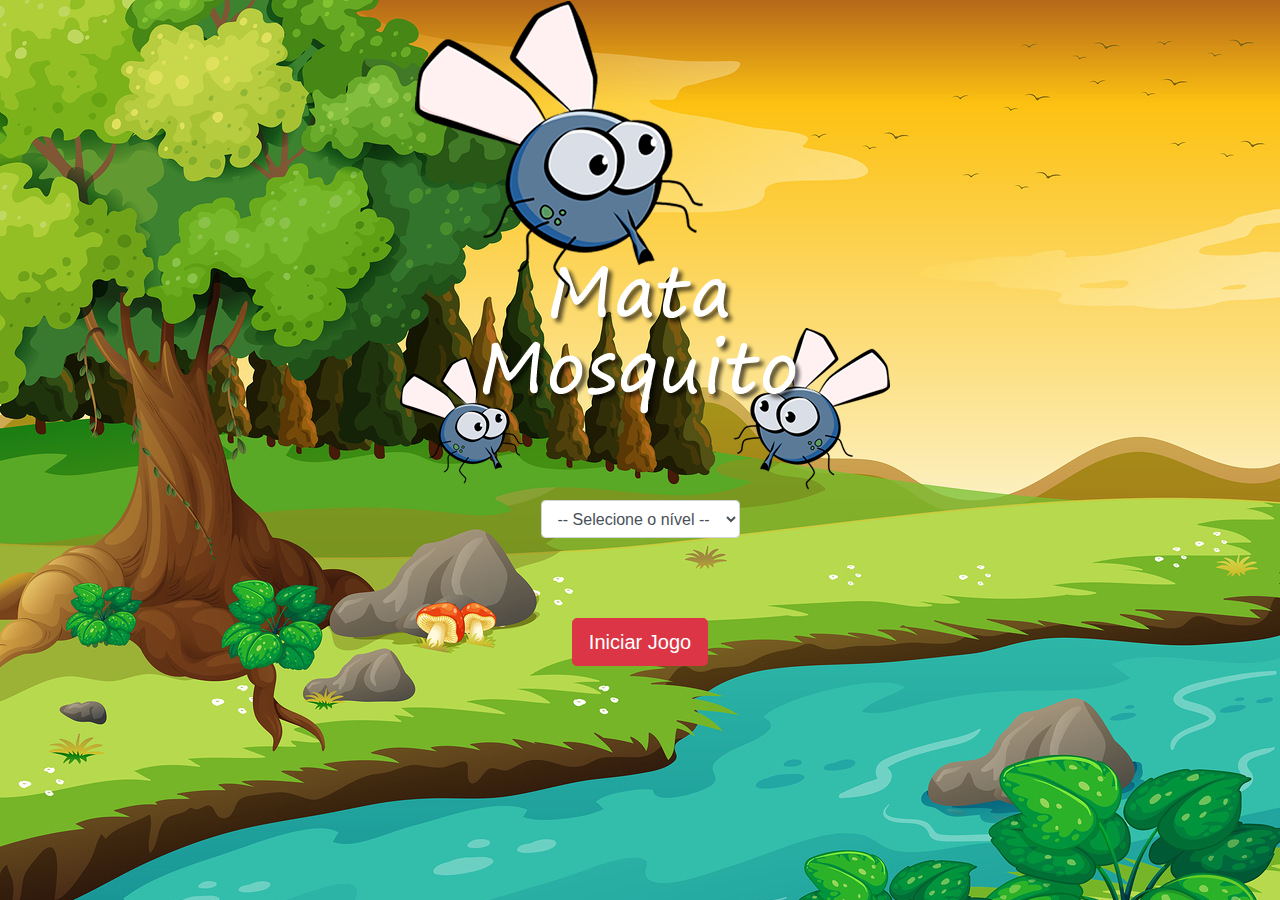
<file: index.html>
<!DOCTYPE html>
<html lang="pt-br">
	<head>
		<meta charset="utf-8">
		<title></title>
		<link rel="stylesheet" href="https://stackpath.bootstrapcdn.com/bootstrap/4.3.1/css/bootstrap.min.css" integrity="sha384-ggOyR0iXCbMQv3Xipma34MD+dH/1fQ784/j6cY/iJTQUOhcWr7x9JvoRxT2MZw1T" crossorigin="anonymous">
		<link rel="stylesheet" href="css/style.css">
		<script>
			function iniciarJogo() {
				var nivel = document.getElementById('nivel').value

				if (nivel === '') {
					alert('Selecione um nível para iniciar o jogo')
					return false
				}

				window.location.href = 'app.html?' + nivel

			}
		</script>
	</head>
	<body>
		<div class="container">
			<div class="row">
				<div class="col">
					<div class="d-flex justify-content-center">
						<img src="img/game.png">
					</div>
				</div>
			</div>
			<div class="row">
				<div class="col">
					<div class="d-flex justify-content-center">
						<div class="mb-2">
							<select class="form-control" id="nivel">
								<option value="">-- Selecione o nível --</option>
								<option value="Normal"> Normal </option>
								<option value="Dificil"> Difícil </option>
								<option value="Impossivel"> Impossível </option>
							</select>
						</div>
					</div>
				</div>
			</div>
			<br>
			<br>
			<br>
			<div class="row">
				<div class="col">
					<div class="d-flex justify-content-center">
						<button type="button" class="btn btn-danger btn-lg" onclick="iniciarJogo()">Iniciar Jogo</button>
					</div>
				</div>
			</div>
		</div>

	</body>
</html>
</file>
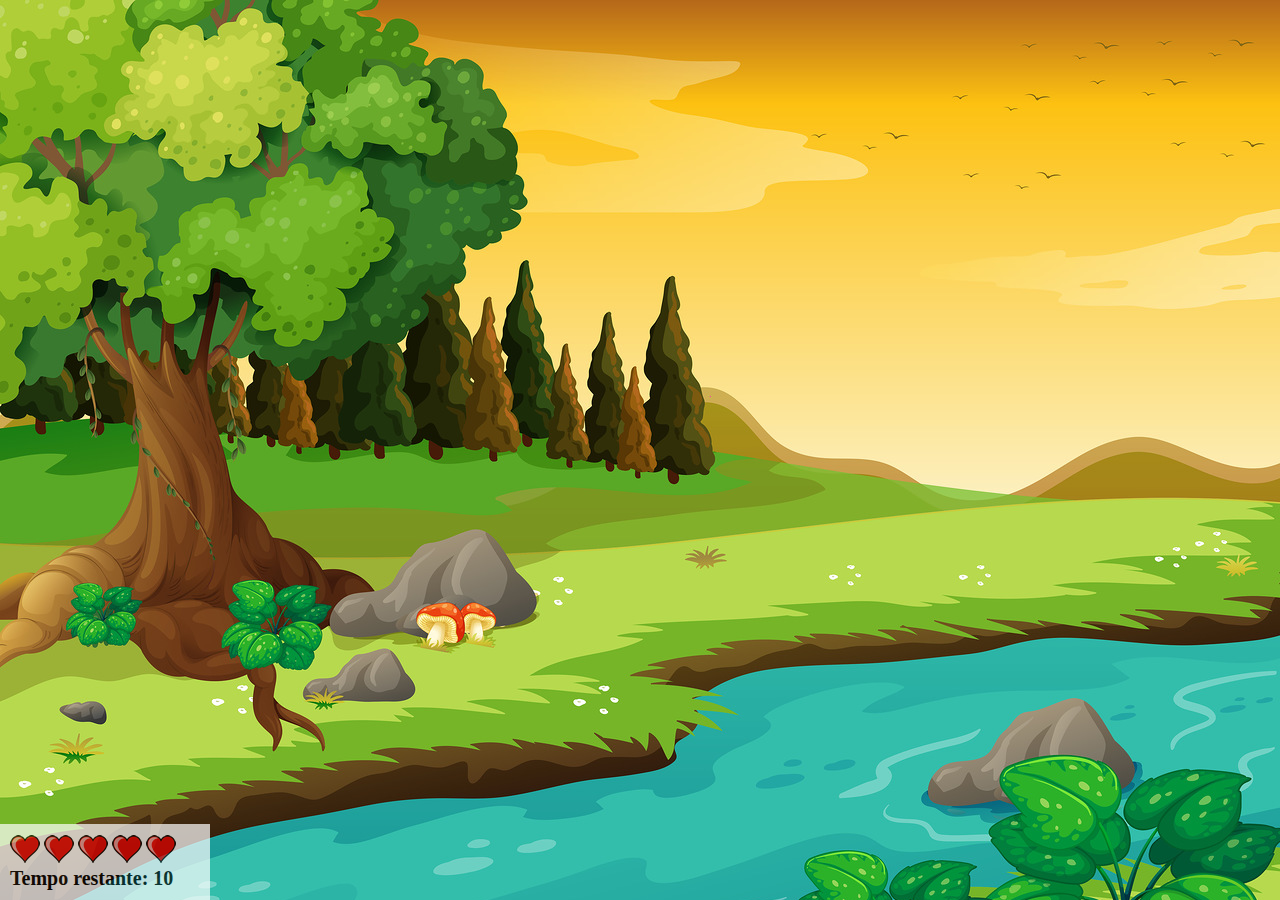
<file: app.html>
<!DOCTYPE html>
<html lang="pt-br">
	<head>
		<meta charset="utf-8">
		<title>Javascript - App</title>
		<link rel="stylesheet" href="css/style.css">
		<script src="js/app.js"></script>
	</head>
	<body onresize="ajustaTamanhoPalcoJogo()">
		<div class="painel">
			<div class="vidas">
				<img id="v1" src="img/coracao_cheio.png">
				<img id="v2" src="img/coracao_cheio.png">
				<img id="v3" src="img/coracao_cheio.png">
				<img id="v4" src="img/coracao_cheio.png">
				<img id="v5" src="img/coracao_cheio.png">
			</div>
			<div class="cronometro">Tempo restante: <span id="cronometro"></span></div>
		</div>

		<script>
		document.getElementById('cronometro').innerHTML = tempo

			var criaMosquito = setInterval(function() {
				posicaoRandomica()
			}, criaMosquitoTempo)
		</script>
	</body>
</html>
</file>
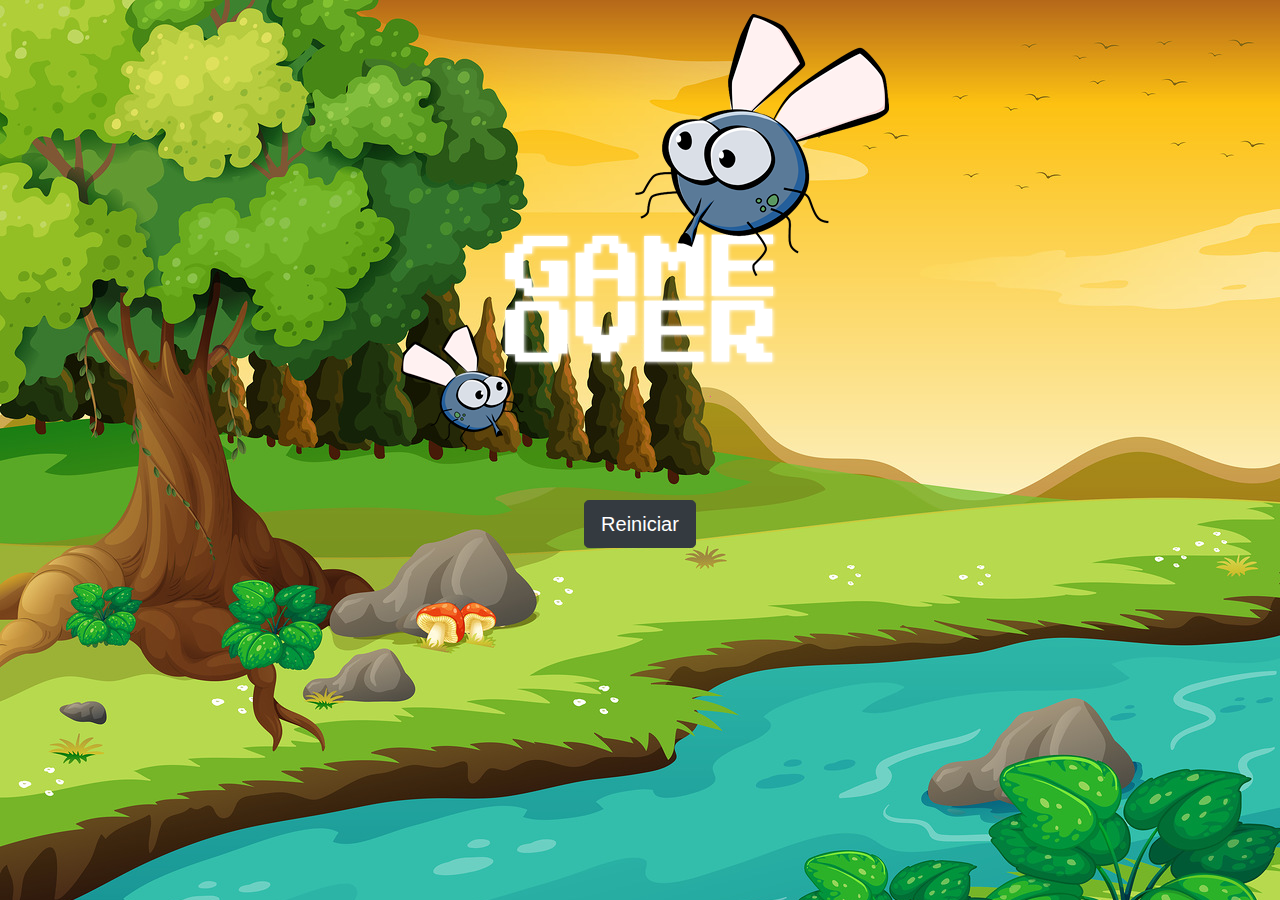
<file: fim_de_jogo.html>
<!DOCTYPE html>
<html lang="pt-br">
	<head>
		<meta charset="utf-8">
		<title></title>
		<link rel="stylesheet" href="https://stackpath.bootstrapcdn.com/bootstrap/4.3.1/css/bootstrap.min.css" integrity="sha384-ggOyR0iXCbMQv3Xipma34MD+dH/1fQ784/j6cY/iJTQUOhcWr7x9JvoRxT2MZw1T" crossorigin="anonymous">
		<link rel="stylesheet" href="css/style.css">

	</head>
	<body>
		<div class="container">
			<div class="row">
				<div class="col">
					<div class="d-flex justify-content-center">
						<img src="img/game_over.png">
					</div>
				</div>
			</div>
			<div class="row">
				<div class="col">
					<div class="d-flex justify-content-center">
						<button type="button" class="btn btn-dark btn-lg" onclick="window.location.href='index.html'">Reiniciar</button>
					</div>
				</div>
			</div>
		</div>

	</body>
</html>
</file>
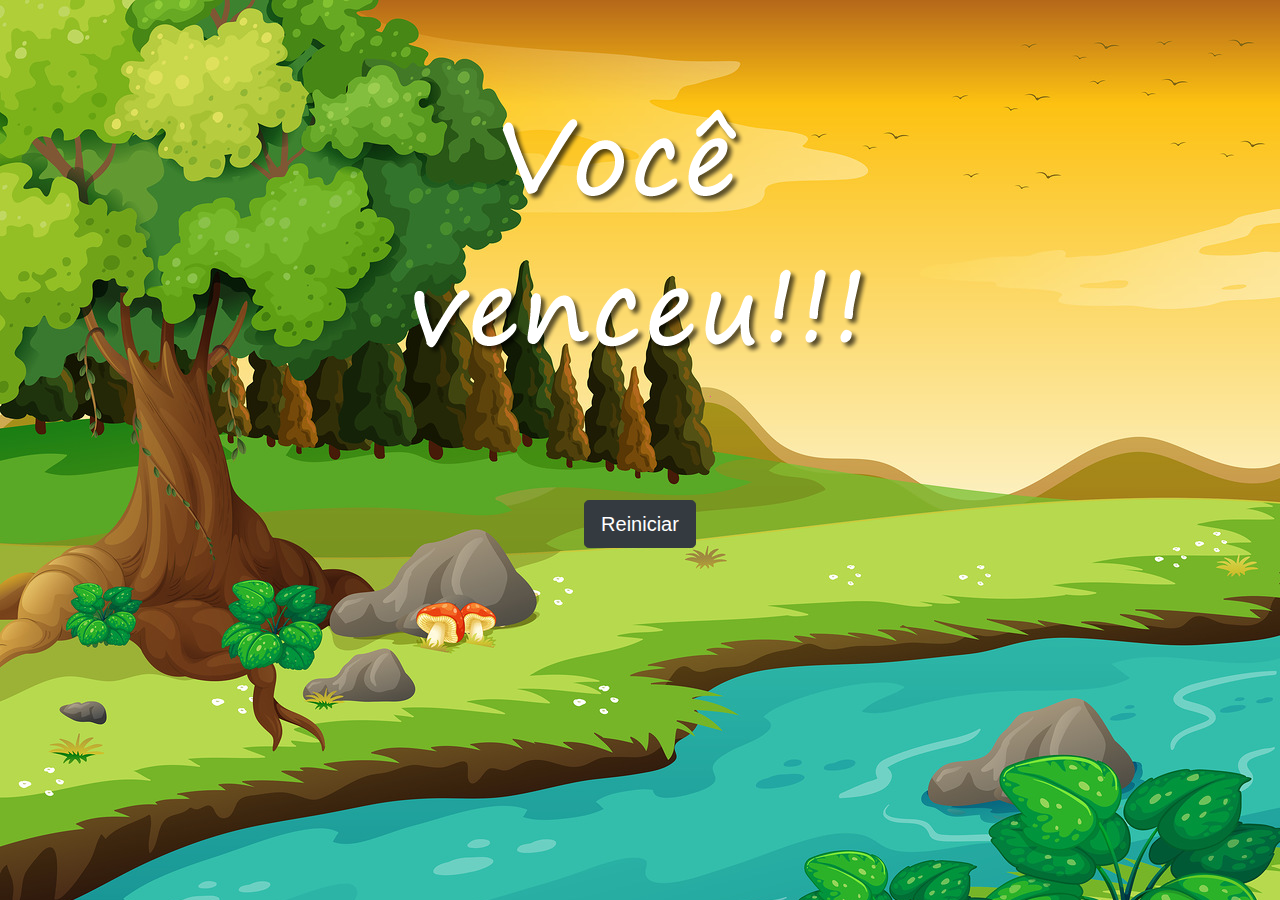
<file: vitoria.html>
<!DOCTYPE html>
<html lang="pt-br">
	<head>
		<meta charset="utf-8">
		<title></title>
		<link rel="stylesheet" href="https://stackpath.bootstrapcdn.com/bootstrap/4.3.1/css/bootstrap.min.css" integrity="sha384-ggOyR0iXCbMQv3Xipma34MD+dH/1fQ784/j6cY/iJTQUOhcWr7x9JvoRxT2MZw1T" crossorigin="anonymous">
		<link rel="stylesheet" href="css/style.css">

	</head>
	<body>
		<div class="container">
			<div class="row">
				<div class="col">
					<div class="d-flex justify-content-center">
						<img src="img/vitoria.png">
					</div>
				</div>
			</div>
			<div class="row">
				<div class="col">
					<div class="d-flex justify-content-center">
						<button type="button" class="btn btn-dark btn-lg" onclick="window.location.href='index.html'">Reiniciar</button>
					</div>
				</div>
			</div>
		</div>

	</body>
</html>
</file>
<file: css/style.css>
*	{
	margin: 0;
	padding: 0;
}

html	{
	cursor: url(../img/mata_mosquito.png) 60 60, auto;
}

body {
	background-image: url(../img/bg.jpg);
	background-repeat: no-repeat;
	background-size: cover;
    height: 100vh;
    width: 100vw;
}

.mosquito1 {
	width: 50px;
	height: 50px;
}

.mosquito2 {
	width: 70px;
	height: 70px;
}

.mosquito3 {
	width: 90px;
	height: 90px;
}

.ladoA {
	transform: scaleX(1);
}

.ladoB {
	transform: scaleX(-1);
}

.painel {
	position: absolute;
	width: 190px;
	padding: 10px;
	left: 0px;
	bottom: 0px;
	border-top: 1px solid #FFF;
	background-color: #FFF;
	opacity: 0.7;
}

.vidas {
	float: left;
}

.cronometro {
	float: left;
	font-size: 20px;
	font-weight: bold;
}
</file>
